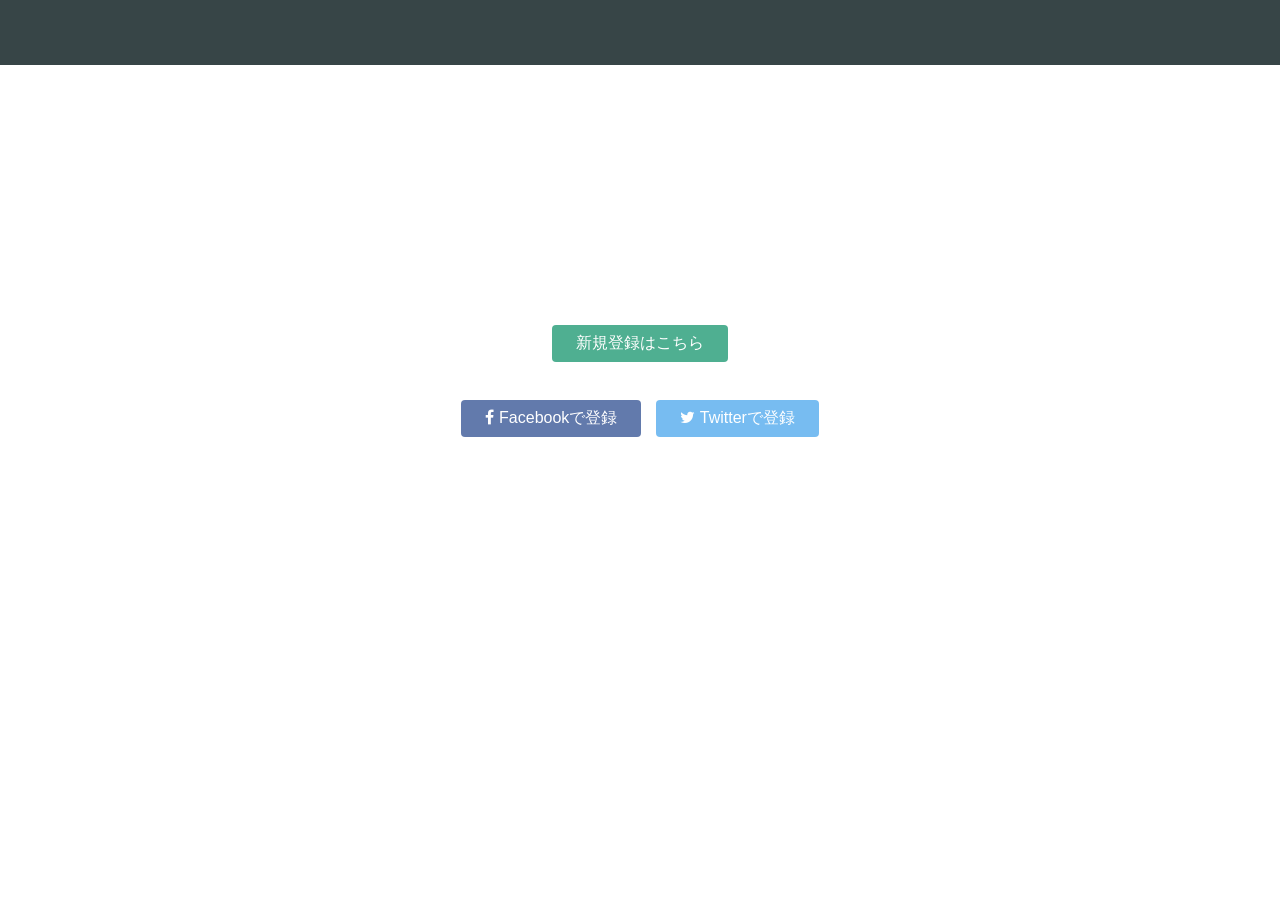
<file: index.html>
<!DOCTYPE html>
<html>
<head>
  <meta charset="utf-8">
  <title>Progate</title>
  <link rel="stylesheet" href="stylesheet.css">
  <!-- ここでFont Awesomeを読み込んでください -->
  <link rel="stylesheet" href="//maxcdn.bootstrapcdn.com/font-awesome/4.3.0/css/font-awesome.min.css">
</head>
<body>
  <!-- ここにコードを書いていきましょう -->
  <header>
    <div class="top-wrapper">
      <div clas="container">
        <h1>LEARN TO CODE</h1>
        <h1>LEARN TO BE CREATIVE.</h1>
        <p>初心者にもやさしいスライドとレッスンで、ウェブサービスを作りながらプログラミングを学んでいきましょう。</p>
      </div>
    
    <div class="btn-wrapper">
      <a href="#" class="btn signup">新規登録はこちら</a>
      <p>or</p>
      <a href="#" class="btn facebook"><span class="fa fa-facebook"></span>Facebookで登録</a>
      <a href="#" class="btn twitter"><span class="fa fa-twitter"></span>Twitterで登録</a>
    </div>
    </div>
  </header>
  
</body>
</html>
</file>
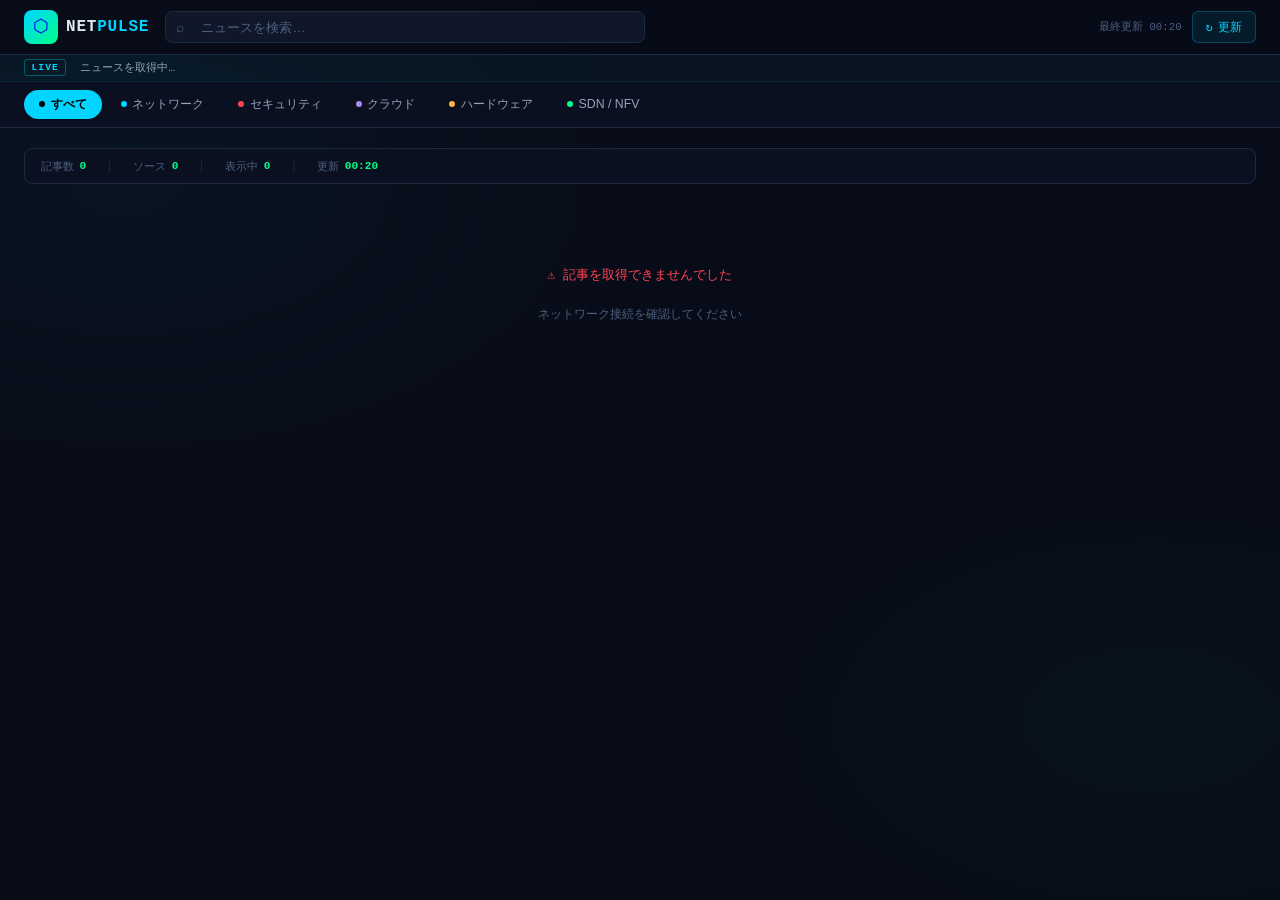
<file: news.html>
<!DOCTYPE html>
<html lang="ja">
<head>
  <meta charset="UTF-8">
  <meta name="viewport" content="width=device-width, initial-scale=1.0">
  <title>NETPULSE | ネットワークエンジニア向けニュース</title>
  <style>
    :root {
      --bg-primary:    #080c18;
      --bg-secondary:  #0b1020;
      --bg-card:       #0f1729;
      --bg-card-hover: #141f35;
      --border:        #1c2a42;
      --text-primary:  #e2e8f0;
      --text-secondary:#94a3b8;
      --text-muted:    #4b6080;
      --cyan:    #00d4ff;
      --green:   #00ff88;
      --red:     #ff4455;
      --purple:  #a78bfa;
      --orange:  #ffb340;
      --blue:    #4e9eff;
      --font-mono: 'Courier New', Consolas, monospace;
      --font-ui:   -apple-system, BlinkMacSystemFont, 'Segoe UI', sans-serif;
    }
    *, *::before, *::after { margin:0; padding:0; box-sizing:border-box; }

    body {
      background: var(--bg-primary);
      color: var(--text-primary);
      font-family: var(--font-ui);
      min-height: 100vh;
      background-image:
        radial-gradient(ellipse 60% 50% at 10% 20%, rgba(0,212,255,.04) 0%, transparent 70%),
        radial-gradient(ellipse 50% 40% at 90% 80%, rgba(0,255,136,.03) 0%, transparent 70%);
    }

    /* ─── Header ─── */
    header {
      position: sticky; top: 0; z-index: 200;
      background: rgba(8,12,24,.92);
      backdrop-filter: blur(14px);
      border-bottom: 1px solid var(--border);
    }
    .header-row {
      max-width: 1440px; margin: 0 auto;
      display: flex; align-items: center; gap: 1rem;
      padding: .625rem 1.5rem;
      flex-wrap: wrap;
    }

    /* Logo */
    .logo { display:flex; align-items:center; gap:.5rem; text-decoration:none; flex-shrink:0; }
    .logo-mark {
      width:34px; height:34px; border-radius:8px;
      background: linear-gradient(135deg, var(--cyan) 0%, var(--green) 100%);
      display:flex; align-items:center; justify-content:center;
      font-size:1.1rem; line-height:1;
    }
    .logo-name {
      font-family: var(--font-mono); font-size:1rem; font-weight:700;
      color: var(--text-primary); letter-spacing:.05em;
    }
    .logo-name em { color: var(--cyan); font-style:normal; }

    /* Search */
    .search-wrap { flex:1; min-width:180px; max-width:480px; position:relative; }
    .search-input {
      width:100%; background: var(--bg-card);
      border: 1px solid var(--border); border-radius:7px;
      padding: .45rem 1rem .45rem 2.2rem;
      color: var(--text-primary); font-size:.82rem; outline:none;
      transition: border-color .2s, box-shadow .2s;
    }
    .search-input::placeholder { color: var(--text-muted); }
    .search-input:focus {
      border-color: var(--cyan);
      box-shadow: 0 0 0 3px rgba(0,212,255,.12);
    }
    .search-ico {
      position:absolute; left:.65rem; top:50%; transform:translateY(-50%);
      color: var(--text-muted); font-size:.9rem; pointer-events:none;
    }

    /* Actions */
    .header-actions { display:flex; align-items:center; gap:.625rem; margin-left:auto; }
    .pill-info {
      font-family: var(--font-mono); font-size:.67rem; color: var(--text-muted);
      white-space:nowrap;
    }
    .btn-refresh {
      display:flex; align-items:center; gap:.35rem;
      background: rgba(0,212,255,.08); border: 1px solid rgba(0,212,255,.25);
      color: var(--cyan); padding:.38rem .8rem; border-radius:6px;
      font-size:.75rem; cursor:pointer; transition: all .2s;
      font-family: var(--font-mono);
    }
    .btn-refresh:hover { background: rgba(0,212,255,.18); border-color: var(--cyan); }
    .btn-refresh.spinning .ricon { animation: spin .8s linear infinite; }

    /* ─── Ticker ─── */
    .ticker {
      background: rgba(0,212,255,.04);
      border-bottom: 1px solid rgba(0,212,255,.08);
      padding: .28rem 1.5rem; overflow:hidden;
    }
    .ticker-row { max-width:1440px; margin:0 auto; display:flex; align-items:center; gap:.875rem; }
    .ticker-live {
      font-family: var(--font-mono); font-size:.6rem; font-weight:700;
      color: var(--cyan); letter-spacing:.12em; text-transform:uppercase;
      border: 1px solid rgba(0,212,255,.35); padding:.12rem .4rem; border-radius:3px;
      flex-shrink:0; animation: pulse-border 2s ease-in-out infinite;
    }
    .ticker-scroll { overflow:hidden; flex:1; }
    .ticker-tape {
      display:flex; gap:3rem; white-space:nowrap;
      animation: scroll-tape 60s linear infinite;
    }
    .ticker-tape:hover { animation-play-state:paused; }
    .ticker-item { font-size:.68rem; color: var(--text-secondary); font-family: var(--font-mono); }
    .ticker-item a { color:inherit; text-decoration:none; }
    .ticker-item a:hover { color: var(--text-primary); }

    /* ─── Category Nav ─── */
    .catbar {
      background: var(--bg-secondary);
      border-bottom: 1px solid var(--border);
      padding: 0 1.5rem; overflow-x:auto; scrollbar-width:none;
    }
    .catbar::-webkit-scrollbar { display:none; }
    .catbar-row { max-width:1440px; margin:0 auto; display:flex; gap:.25rem; padding:.5rem 0; }
    .cat-btn {
      display:flex; align-items:center; gap:.35rem;
      padding:.32rem .875rem; border-radius:20px;
      border:1px solid transparent; background:transparent;
      color: var(--text-secondary); font-size:.77rem; cursor:pointer; white-space:nowrap;
      transition: all .18s;
    }
    .cat-btn:hover { color: var(--text-primary); background: var(--bg-card); }
    .cat-btn.active { background: var(--cyan); color:#000; font-weight:700; border-color:transparent; }
    .cat-dot { width:6px; height:6px; border-radius:50%; background:currentColor; flex-shrink:0; }

    /* ─── Main ─── */
    .main { max-width:1440px; margin:0 auto; padding:1.25rem 1.5rem; }

    /* Stats */
    .statsbar {
      display:flex; align-items:center; gap:1.25rem; flex-wrap:wrap;
      padding:.6rem 1rem; margin-bottom:1.1rem;
      background: var(--bg-secondary); border:1px solid var(--border); border-radius:8px;
      font-family: var(--font-mono); font-size:.7rem; color: var(--text-muted);
    }
    .stat { display:flex; align-items:center; gap:.35rem; }
    .sval { color: var(--green); font-weight:700; }
    .sdiv { color: var(--border); }

    /* Grid */
    .news-grid {
      display:grid;
      grid-template-columns: repeat(auto-fill, minmax(340px, 1fr));
      gap:1rem;
    }

    /* Card */
    .card {
      background: var(--bg-card); border: 1px solid var(--border);
      border-radius:12px; padding:1.1rem;
      cursor:pointer; transition: all .22s;
      display:flex; flex-direction:column; gap:.7rem;
      position:relative; overflow:hidden;
      animation: fade-up .3s ease-out;
    }
    .card::before {
      content:''; position:absolute; top:0; left:0; right:0; height:2px;
      background: var(--accent, var(--cyan)); opacity:0; transition:opacity .2s;
    }
    .card:hover {
      border-color: var(--accent, var(--cyan));
      background: var(--bg-card-hover);
      transform: translateY(-2px);
      box-shadow: 0 10px 28px rgba(0,0,0,.4), 0 0 0 1px var(--accent, var(--cyan)) inset;
    }
    .card:hover::before { opacity:1; }

    /* Card meta row */
    .cmeta { display:flex; align-items:center; gap:.45rem; flex-wrap:wrap; }
    .source-tag {
      display:flex; align-items:center; gap:.3rem;
      padding:.18rem .55rem; background:rgba(255,255,255,.04);
      border:1px solid var(--border); border-radius:4px;
      font-size:.66rem; font-family: var(--font-mono); color: var(--text-muted);
    }
    .sdot { width:5px; height:5px; border-radius:50%; background: var(--accent, var(--cyan)); flex-shrink:0; }
    .cat-tag {
      padding:.18rem .55rem; border-radius:4px;
      font-size:.62rem; font-weight:700; text-transform:uppercase; letter-spacing:.06em;
    }
    .tago { margin-left:auto; font-size:.67rem; color: var(--text-muted); font-family: var(--font-mono); white-space:nowrap; }

    .ctitle {
      font-size:.88rem; font-weight:600; line-height:1.45;
      display:-webkit-box; -webkit-line-clamp:3; -webkit-box-orient:vertical; overflow:hidden;
    }
    .cexcerpt {
      font-size:.78rem; color: var(--text-secondary); line-height:1.55;
      display:-webkit-box; -webkit-line-clamp:2; -webkit-box-orient:vertical; overflow:hidden;
    }
    .cfooter {
      display:flex; align-items:center; justify-content:space-between;
      margin-top:auto; padding-top:.5rem; border-top:1px solid var(--border);
    }
    .read-btn {
      display:flex; align-items:center; gap:.35rem;
      font-size:.72rem; color: var(--accent, var(--cyan));
      text-decoration:none; font-family: var(--font-mono); transition: gap .15s;
    }
    .read-btn:hover { gap:.6rem; }
    .bmark-btn {
      background:none; border:none; color: var(--text-muted);
      cursor:pointer; font-size:.9rem; padding:.15rem; transition:color .18s;
    }
    .bmark-btn:hover, .bmark-btn.on { color: var(--orange); }
    .trans-btn {
      background:none; border:none; color: var(--text-muted);
      cursor:pointer; font-size:.9rem; padding:.15rem; transition:color .18s;
    }
    .trans-btn:hover { color: var(--blue); }

    .lang-flag { font-size:.75rem; }

    /* ── Modal ── */
    .modal { display:none; position:fixed; top:0; left:0; right:0; bottom:0;
      background:rgba(0,0,0,.7); z-index:1000; align-items:center; justify-content:center; }
    .modal.show { display:flex; }
    .modal-box { background: var(--bg-card); border:1px solid var(--border);
      border-radius:12px; padding:2rem; max-width:500px; max-height:80vh; overflow-y:auto;
      box-shadow: 0 20px 60px rgba(0,0,0,.6); animation:fade-up .3s ease-out; }
    .modal-title { font-size:.8rem; color: var(--text-muted); font-family: var(--font-mono);
      text-transform:uppercase; letter-spacing:.08em; margin-bottom:.75rem; }
    .modal-text { font-size:.9rem; line-height:1.6; color: var(--text-primary);
      margin-bottom:1.5rem; }
    .modal-loading { text-align:center; color: var(--text-muted); }
    .modal-spinner { width:24px; height:24px; border:2px solid var(--border);
      border-top-color: var(--cyan); border-radius:50%; animation:spin .6s linear infinite;
      margin:0 auto .5rem; }
    .modal-close { position:absolute; top:1rem; right:1rem; background:none;
      border:none; color: var(--text-muted); font-size:1.5rem; cursor:pointer;
      transition:color .2s; }
    .modal-close:hover { color: var(--text-primary); }
    .modal-actions { display:flex; gap:.75rem; }
    .modal-btn { flex:1; padding:.6rem; background: rgba(0,212,255,.1);
      border:1px solid rgba(0,212,255,.25); color: var(--cyan); border-radius:6px;
      cursor:pointer; font-size:.8rem; transition:all .2s; font-family: var(--font-mono); }
    .modal-btn:hover { background: rgba(0,212,255,.2); border-color: var(--cyan); }

    /* Category accent colors */
    .c-networking { --accent: var(--cyan);   }
    .c-security   { --accent: var(--red);    }
    .c-cloud      { --accent: var(--purple); }
    .c-hardware   { --accent: var(--orange); }
    .c-sdn        { --accent: var(--green);  }
    .c-general    { --accent: var(--blue);   }

    .t-networking { background:rgba(0,212,255,.08);  color: var(--cyan);   border:1px solid rgba(0,212,255,.2); }
    .t-security   { background:rgba(255,68,85,.08);  color: var(--red);    border:1px solid rgba(255,68,85,.2); }
    .t-cloud      { background:rgba(167,139,250,.08);color: var(--purple); border:1px solid rgba(167,139,250,.2); }
    .t-hardware   { background:rgba(255,179,64,.08); color: var(--orange); border:1px solid rgba(255,179,64,.2); }
    .t-sdn        { background:rgba(0,255,136,.08);  color: var(--green);  border:1px solid rgba(0,255,136,.2); }
    .t-general    { background:rgba(78,158,255,.08); color: var(--blue);   border:1px solid rgba(78,158,255,.2); }

    /* ── Empty / Loading / Error states ── */
    .state-box {
      display:flex; flex-direction:column; align-items:center; justify-content:center;
      gap:.875rem; padding:4rem 2rem; grid-column:1/-1; text-align:center;
    }
    .spinner {
      width:38px; height:38px; border:3px solid var(--border);
      border-top-color: var(--cyan); border-radius:50%;
      animation: spin .75s linear infinite;
    }
    .state-msg { font-family: var(--font-mono); font-size:.82rem; color: var(--text-muted); }
    .state-err { color: var(--red); }

    /* ── Animations ── */
    @keyframes spin { to { transform:rotate(360deg); } }
    @keyframes fade-up { from { opacity:0; transform:translateY(8px); } to { opacity:1; transform:translateY(0); } }
    @keyframes pulse-border {
      0%,100% { box-shadow: 0 0 0 0 rgba(0,212,255,0); }
      50%      { box-shadow: 0 0 6px 1px rgba(0,212,255,.4); }
    }
    @keyframes scroll-tape { 0% { transform:translateX(0); } 100% { transform:translateX(-50%); } }

    /* ── Responsive ── */
    @media(max-width:600px){
      .news-grid { grid-template-columns:1fr; }
      .pill-info { display:none; }
      .header-row { gap:.625rem; }
    }
  </style>
</head>
<body>

<!-- ═══ Header ═══ -->
<header>
  <div class="header-row">
    <a href="#" class="logo">
      <div class="logo-mark">⬡</div>
      <span class="logo-name">NET<em>PULSE</em></span>
    </a>
    <div class="search-wrap">
      <span class="search-ico">⌕</span>
      <input class="search-input" id="searchInput" type="text" placeholder="ニュースを検索…">
    </div>
    <div class="header-actions">
      <span class="pill-info" id="lastUpdated">──:──</span>
      <button class="btn-refresh" id="refreshBtn" onclick="loadAll()">
        <span class="ricon">↻</span><span>更新</span>
      </button>
    </div>
  </div>
</header>

<!-- ═══ Ticker ═══ -->
<div class="ticker">
  <div class="ticker-row">
    <span class="ticker-live">LIVE</span>
    <div class="ticker-scroll">
      <div class="ticker-tape" id="tickerTape">
        <span class="ticker-item">ニュースを取得中…</span>
      </div>
    </div>
  </div>
</div>

<!-- ═══ Category Nav ═══ -->
<div class="catbar">
  <div class="catbar-row">
    <button class="cat-btn active" onclick="setCat('all',this)"><span class="cat-dot"></span>すべて</button>
    <button class="cat-btn" onclick="setCat('networking',this)" style="--cd:#00d4ff"><span class="cat-dot" style="background:#00d4ff"></span>ネットワーク</button>
    <button class="cat-btn" onclick="setCat('security',this)"  style="--cd:#ff4455"><span class="cat-dot" style="background:#ff4455"></span>セキュリティ</button>
    <button class="cat-btn" onclick="setCat('cloud',this)"     style="--cd:#a78bfa"><span class="cat-dot" style="background:#a78bfa"></span>クラウド</button>
    <button class="cat-btn" onclick="setCat('hardware',this)"  style="--cd:#ffb340"><span class="cat-dot" style="background:#ffb340"></span>ハードウェア</button>
    <button class="cat-btn" onclick="setCat('sdn',this)"       style="--cd:#00ff88"><span class="cat-dot" style="background:#00ff88"></span>SDN / NFV</button>
  </div>
</div>

<!-- ═══ Main ═══ -->
<main class="main">
  <div class="statsbar">
    <span class="stat">記事数 <span class="sval" id="st-total">0</span></span>
    <span class="sdiv">│</span>
    <span class="stat">ソース <span class="sval" id="st-src">0</span></span>
    <span class="sdiv">│</span>
    <span class="stat">表示中 <span class="sval" id="st-shown">0</span></span>
    <span class="sdiv">│</span>
    <span class="stat">更新 <span class="sval" id="st-time">──</span></span>
  </div>

  <div class="news-grid" id="grid">
    <div class="state-box">
      <div class="spinner"></div>
      <div class="state-msg">ニュースを取得中…</div>
    </div>
  </div>
</main>

<script>
/* ─────────────────────────────────────────
   ソース設定
   CORS対応・HTTPS確定のAPIのみ使用
───────────────────────────────────────── */
const HN_SEARCHES = [
  { q:'BGP OSPF routing switching VLAN VPN firewall', cat:'networking' },
  { q:'network security vulnerability CVE exploit',   cat:'security'   },
  { q:'AWS Azure GCP kubernetes cloud',               cat:'cloud'      },
  { q:'SDN NFV SD-WAN network virtualization',        cat:'sdn'        },
  { q:'Cisco Juniper Arista hardware chip',           cat:'hardware'   },
];

const DEVTO_TAGS = [
  { tag:'networking', cat:'networking' },
  { tag:'security',   cat:'security'   },
  { tag:'cloud',      cat:'cloud'      },
  { tag:'devops',     cat:'cloud'      },
];

const QIITA_QUERIES = [
  { query:'BGP OSPF routing network',      cat:'networking' },
  { query:'セキュリティ vulnerability',    cat:'security'   },
  { query:'AWS kubernetes クラウド',       cat:'cloud'      },
  { query:'SDN NFV ネットワーク仮想化',   cat:'sdn'        },
];

const KW = {
  networking: ['network','routing','switching','bgp','ospf','vlan','wan','lan','ethernet','tcp','udp','subnet','cisco','juniper','arista','mpls','vpn','nat','dns','dhcp','firewall','ネットワーク','ルーティング'],
  security:   ['security','vulnerability','exploit','malware','ransomware','breach','hack','phishing','ddos','zero-day','cve','patch','threat','attack','セキュリティ','脆弱性'],
  cloud:      ['cloud','aws','azure','gcp','kubernetes','k8s','docker','container','serverless','devops','クラウド'],
  hardware:   ['hardware','chip','silicon','asic','fpga','processor','ハードウェア'],
  sdn:        ['sdn','nfv','openflow','sd-wan','nsx','network function','virtualization','overlay'],
};

const CAT_LABEL = { networking:'ネットワーク', security:'セキュリティ', cloud:'クラウド', hardware:'ハードウェア', sdn:'SDN/NFV', general:'一般' };

/* ── State ── */
let articles  = [];
let activeCat = 'all';
let query     = '';
let bookmarks = new Set(JSON.parse(localStorage.getItem('np_bm') || '[]'));
const tlCache = new Map();

/* ── Helpers ── */
function classify(title, desc, fallback) {
  const txt = (title + ' ' + (desc || '')).toLowerCase();
  for (const [cat, kws] of Object.entries(KW)) {
    if (kws.some(k => txt.includes(k))) return cat;
  }
  return fallback;
}

function ago(d) {
  if (!d) return '日時不明';
  const s = (Date.now() - new Date(d)) / 1000;
  if (isNaN(s) || s < 0) return '日時不明';
  if (s < 60)     return 'たった今';
  if (s < 3600)   return `${Math.floor(s/60)}分前`;
  if (s < 86400)  return `${Math.floor(s/3600)}時間前`;
  if (s < 604800) return `${Math.floor(s/86400)}日前`;
  return new Date(d).toLocaleDateString('ja-JP');
}

function strip(html) {
  const d = document.createElement('div');
  d.innerHTML = html || '';
  return (d.textContent || '').replace(/\s+/g, ' ').trim();
}

/* ── fetch with timeout ── */
async function fetchWithTimeout(url, opts = {}, ms = 10000) {
  const ctrl = new AbortController();
  const id = setTimeout(() => ctrl.abort(), ms);
  try {
    const r = await fetch(url, { ...opts, signal: ctrl.signal });
    return r;
  } finally {
    clearTimeout(id);
  }
}

/* ─────────────────────────────────────────
   FETCH - Hacker News (Algolia Search API)
───────────────────────────────────────── */
async function fetchHN({ q, cat }) {
  const url = `https://hn.algolia.com/api/v1/search?query=${encodeURIComponent(q)}&tags=story&hitsPerPage=15`;
  const r = await fetchWithTimeout(url);
  if (!r.ok) throw new Error(`HN ${r.status}`);
  const d = await r.json();
  return (d.hits || []).filter(h => h.url && h.title).map(h => ({
    title: h.title, link: h.url, desc: '',
    date: h.created_at, src: 'Hacker News',
    cat: classify(h.title, '', cat), lang: 'en',
  }));
}

/* ─────────────────────────────────────────
   FETCH - Dev.to
───────────────────────────────────────── */
async function fetchDevTo({ tag, cat }) {
  const url = `https://dev.to/api/articles?tag=${tag}&per_page=15&top=7`;
  const r = await fetchWithTimeout(url);
  if (!r.ok) throw new Error(`Dev.to ${r.status}`);
  const d = await r.json();
  return d.filter(a => a.title && a.url).map(a => ({
    title: a.title, link: a.url, desc: a.description || '',
    date: a.published_at, src: 'Dev.to',
    cat: classify(a.title, a.description || '', cat), lang: 'en',
  }));
}

/* ─────────────────────────────────────────
   FETCH - Qiita (日本語)
───────────────────────────────────────── */
async function fetchQiita({ query, cat }) {
  const url = `https://qiita.com/api/v2/items?query=${encodeURIComponent(query)}&per_page=15`;
  const r = await fetchWithTimeout(url);
  if (!r.ok) throw new Error(`Qiita ${r.status}`);
  const d = await r.json();
  if (!Array.isArray(d)) throw new Error('Qiita: invalid response');
  return d.filter(a => a.title && a.url).map(a => ({
    title: a.title, link: a.url, desc: strip(a.rendered_body || '').slice(0, 150),
    date: a.created_at, src: 'Qiita',
    cat: classify(a.title, a.body || '', cat), lang: 'ja',
  }));
}

/* ─────────────────────────────────────────
   LOAD ALL
───────────────────────────────────────── */
async function loadAll() {
  const grid = document.getElementById('grid');
  const btn  = document.getElementById('refreshBtn');
  btn.classList.add('spinning');

  const total = HN_SEARCHES.length + DEVTO_TAGS.length + QIITA_QUERIES.length;
  grid.innerHTML = `<div class="state-box"><div class="spinner"></div><div class="state-msg">ニュースを取得中… (${total} ソース)</div></div>`;
  articles = [];

  const results = await Promise.allSettled([
    ...HN_SEARCHES.map(fetchHN),
    ...DEVTO_TAGS.map(fetchDevTo),
    ...QIITA_QUERIES.map(fetchQiita),
  ]);

  const seen = new Set();
  let ok = 0;
  for (const r of results) {
    if (r.status === 'fulfilled' && r.value?.length > 0) {
      for (const a of r.value) {
        if (a.link && !seen.has(a.link)) { seen.add(a.link); articles.push(a); }
      }
      ok++;
    }
  }

  articles.sort((a, b) => new Date(b.date) - new Date(a.date));

  const now = new Date();
  const ts  = `${String(now.getHours()).padStart(2,'0')}:${String(now.getMinutes()).padStart(2,'0')}`;
  document.getElementById('st-total').textContent = articles.length;
  document.getElementById('st-src').textContent   = ok;
  document.getElementById('st-time').textContent  = ts;
  document.getElementById('lastUpdated').textContent = `最終更新 ${ts}`;
  btn.classList.remove('spinning');

  if (!articles.length) {
    grid.innerHTML = `<div class="state-box"><div class="state-msg state-err">⚠ 記事を取得できませんでした</div><div class="state-msg" style="font-size:.75rem;margin-top:.5rem">ネットワーク接続を確認してください</div></div>`;
    return;
  }

  buildTicker();
  render();
}

/* ── Ticker ── */
function buildTicker() {
  const items = articles.slice(0, 20);
  const html  = [...items, ...items].map(a =>
    `<span class="ticker-item"><a href="${a.link}" target="_blank" rel="noopener">${a.title}</a></span>`
  ).join('');
  document.getElementById('tickerTape').innerHTML = html;
}

/* ── Filter / Render ── */
function filtered() {
  return articles.filter(a => {
    const matchCat = activeCat === 'all' || a.cat === activeCat;
    const matchQ   = !query || a.title.toLowerCase().includes(query) || a.desc.toLowerCase().includes(query);
    return matchCat && matchQ;
  });
}

function render() {
  const list = filtered();
  document.getElementById('st-shown').textContent = list.length;
  const grid = document.getElementById('grid');

  if (!list.length) {
    grid.innerHTML = `<div class="state-box"><div style="font-size:2rem">📡</div><div class="state-msg">該当する記事が見つかりませんでした</div></div>`;
    return;
  }

  grid.innerHTML = list.map((a, i) => cardHTML(a, i)).join('');

  /* カードクリック → 記事を開く */
  grid.querySelectorAll('.card').forEach((el, i) => {
    el.addEventListener('click', () => window.open(list[i].link, '_blank', 'noopener'));
  });

  /* 翻訳ボタン（data-idx 経由でURLエスケープ問題を回避） */
  grid.querySelectorAll('.trans-btn').forEach(btn => {
    btn.addEventListener('click', e => {
      e.stopPropagation();
      showTranslation(list[parseInt(btn.dataset.idx)]);
    });
  });
}

function cardHTML(a, idx) {
  const bm     = bookmarks.has(a.link);
  const excpt  = a.desc ? strip(a.desc).slice(0, 110) : '';
  const flag   = a.lang === 'ja' ? '🇯🇵' : '🇬🇧';
  const trans  = a.lang === 'en' ? `<button class="trans-btn" data-idx="${idx}" title="日本語に翻訳">📖</button>` : '';
  const safeHref = a.link.replace(/"/g, '&quot;');

  return `
<div class="card c-${a.cat}">
  <div class="cmeta">
    <span class="source-tag"><span class="sdot"></span>${a.src}</span>
    <span class="cat-tag t-${a.cat}">${CAT_LABEL[a.cat] || a.cat}</span>
    <span class="lang-flag">${flag}</span>
    <span class="tago">${ago(a.date)}</span>
  </div>
  <div class="ctitle">${a.title}</div>
  ${excpt ? `<div class="cexcerpt">${excpt}…</div>` : ''}
  <div class="cfooter">
    <a class="read-btn" href="${safeHref}" target="_blank" rel="noopener" onclick="event.stopPropagation()">記事を読む →</a>
    <div style="display:flex;gap:.3rem;align-items:center">
      ${trans}
      <button class="bmark-btn ${bm?'on':''}" title="${bm?'ブックマーク解除':'ブックマーク'}"
        onclick="event.stopPropagation();toggleBM(this)"
        data-link="${safeHref}">${bm?'★':'☆'}</button>
    </div>
  </div>
</div>`;
}

/* ─────────────────────────────────────────
   翻訳モーダル
───────────────────────────────────────── */
async function translate(text) {
  if (tlCache.has(text)) return tlCache.get(text);
  try {
    const url = `https://api.mymemory.translated.net/get?q=${encodeURIComponent(text.slice(0,500))}&langpair=en|ja`;
    const r = await fetchWithTimeout(url, {}, 8000);
    const d = await r.json();
    if (d.responseStatus === 200) {
      const t = d.responseData.translatedText;
      tlCache.set(text, t);
      return t;
    }
  } catch {}
  return null;
}

function showTranslation(article) {
  if (!article) return;
  let modal = document.getElementById('transModal');
  if (!modal) {
    modal = document.createElement('div');
    modal.id = 'transModal';
    modal.className = 'modal';
    modal.addEventListener('click', e => { if (e.target === modal) closeModal(); });
    document.body.appendChild(modal);
  }

  modal.innerHTML = `
    <div class="modal-box">
      <button class="modal-close" onclick="closeModal()">✕</button>
      <div class="modal-title">📖 日本語翻訳</div>
      <div class="modal-text">
        <div style="margin-bottom:1.25rem">
          <div style="font-size:.72rem;color:var(--text-muted);margin-bottom:.35rem">原文（英語）</div>
          <div style="font-weight:600;line-height:1.5">${article.title}</div>
        </div>
        <div id="transResult">
          <div class="modal-loading"><div class="modal-spinner"></div><div>翻訳中…</div></div>
        </div>
      </div>
      <div class="modal-actions">
        <a href="https://translate.google.com/translate?u=${encodeURIComponent(article.link)}" target="_blank" rel="noopener" class="modal-btn">ページ全体を翻訳</a>
        <button class="modal-btn" onclick="closeModal()">閉じる</button>
      </div>
    </div>`;

  modal.classList.add('show');

  translate(article.title).then(t => {
    const el = document.getElementById('transResult');
    if (!el) return;
    el.innerHTML = t
      ? `<div style="font-size:.72rem;color:var(--text-muted);margin-bottom:.35rem">日本語訳</div>
         <div style="font-weight:600;color:var(--green);line-height:1.5">${t}</div>`
      : `<div style="color:var(--text-muted)">翻訳に失敗しました。「ページ全体を翻訳」をお試しください。</div>`;
  });
}

function closeModal() {
  const m = document.getElementById('transModal');
  if (m) m.classList.remove('show');
}

document.addEventListener('keydown', e => { if (e.key === 'Escape') closeModal(); });

/* ── Interactions ── */
function setCat(cat, btn) {
  activeCat = cat;
  document.querySelectorAll('.cat-btn').forEach(b => b.classList.remove('active'));
  btn.classList.add('active');
  render();
}

function toggleBM(btn) {
  const link = btn.dataset.link;
  if (bookmarks.has(link)) {
    bookmarks.delete(link); btn.classList.remove('on'); btn.textContent = '☆';
  } else {
    bookmarks.add(link); btn.classList.add('on'); btn.textContent = '★';
  }
  localStorage.setItem('np_bm', JSON.stringify([...bookmarks]));
}

document.getElementById('searchInput').addEventListener('input', e => {
  query = e.target.value.toLowerCase().trim();
  render();
});

setInterval(loadAll, 5 * 60 * 1000);
loadAll();
</script>
</body>
</html>
</file>
<file: stylesheet.css>
html, body,
ul, ol, li,
h1, h2, h3, h4, h5, h6, p, div {
  margin: 0;
  padding: 0;
}

body {
  font-family: 'Hiragino Kaku Gothic ProN W3', sans-serif;
}

li {
  list-style: none;
}

a {
  text-decoration: none;
}

/* ここからCSSを書いていきましょう */
.container{
  width:1170px;
  padding:0 15px;
  margin:0 auto;
}
.top-wrapper{
  padding:180px 0 100px 0;
  background-image:url("https://prog-8.com/images/html/advanced/top.png");
  background-size:cover;
  color:white;
  text-align:center;
}
.top-wrapper h1{
  opacity:0.7;
  font-size:45px;
  font-weight:bold;
  letter-spacing:5px;
  
}
.top-wrapper p{
  opacity:0.7;
  
}

.btn{
  padding:8px 24px;
  color:white;
  display:inline-block;
  opacity:0.8;
  border-radius:4px;
}
.btn:hover{
  opacity:1;
}

.signup{
  background-color:#239b76;
}
.facebook{
  background-color:#3b5998;
  margin-right:10px;
}

.twitter{
  background-color:#55acee;
}

.btn-wrapper{
  margin:20px 0;
  
}
.btn-wrapper p{
  margin:10px 0;
}
.fa{
margin-right:5px;
}

header{
  background-color:rgba(34,49,52,0.9);
  height:65px;
  width:100%;
  position:fixed;
  top:0;
  z-index:10;
}
.logo{
  margin-top:20px;
  width:124px;
  
}
.header-left{
  float:left;
  
}
.header-right{
  float:right;
  background-color:rgba(255,255,255,0.3);
  transition:all 0.5s;
}
.header-right a {
  color:white;
  line-height:65px;
  padding:0px 25px ;
  display:block;
}
.header-right:hover{
  background-color:rgba(255,255,255,0.5);
  
}
.lesson-wrapper{
  height:580px;
  text-align:center;
  background-color:#f7f7f7;
}
.heading{
  padding:80px 0px 50px 0px;
  color:#5f5d60;
}
.heading h2{
  font-weight:normal;
  
}
.lesson{
  float:left;
  width:25%;
  
}

.lesson-icon{
  position:relative;
  
}
.lesson-icon p{
  color:white;
  position:absolute;
  top:44%;
  width:100%;
}
.txt-contents{
  color:#b3aeb5;
  float:left;
  width:80%;
  font-size:13px;
  margin-top:15px;
  display:inline-block;
  padding-left:20px;
}

.message-wrapper{
 
  text-align:center;
  
}
.message{
  padding:15px 40px;
  background-color:#5dca88;
 cursor:pointer;
  box-shadow:0 7px #1a7940;
 
}
.message:active{
  position:relative;
  top:7px;
  box-shadow:none;
}
.heading h3{
  font-weight:normal;
  margin-bottom:50px;
}

footer img {
  width:124px;
  
}

footer p{
  font-size:12px;
  font-weight:normal;
  color:#b3aeb5;
}

footer{
  border-top:1px solid #eee;
 padding-top:30px;
  padding-bottom:30px;
}
</file>
